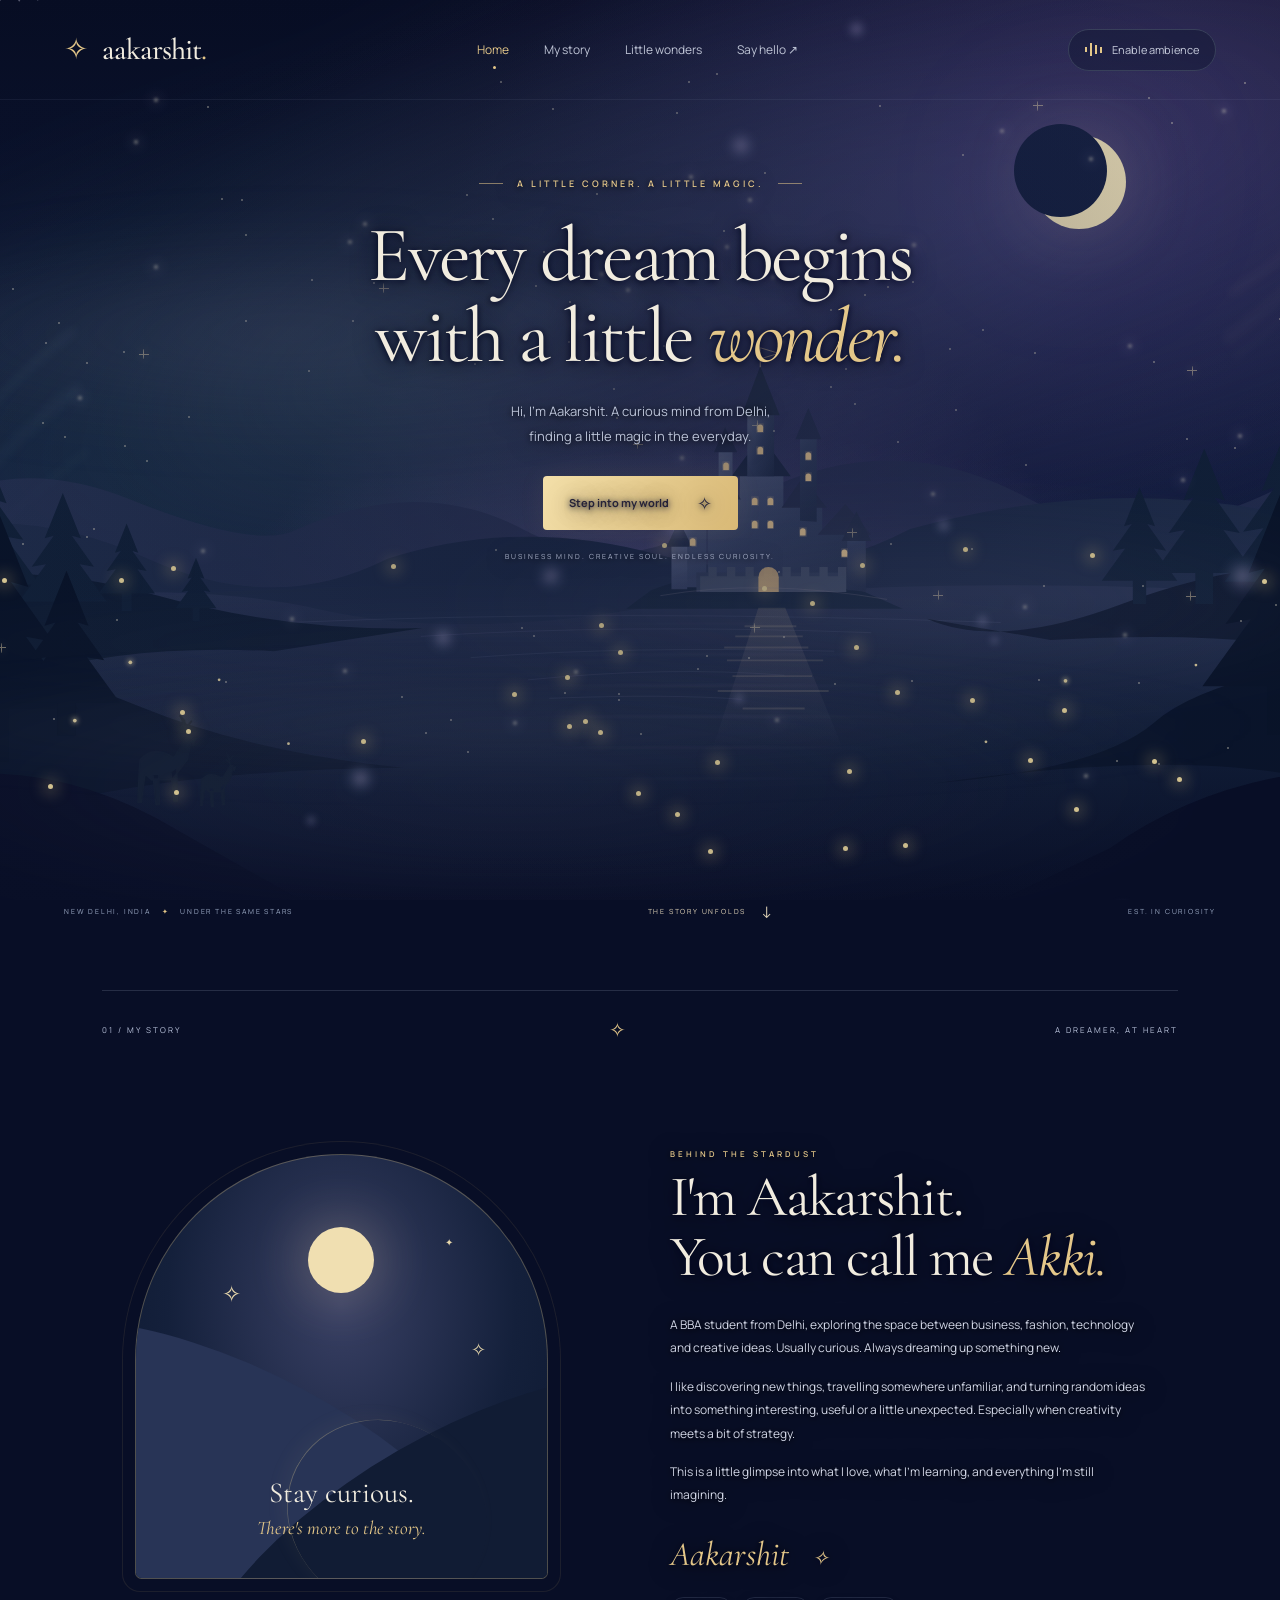
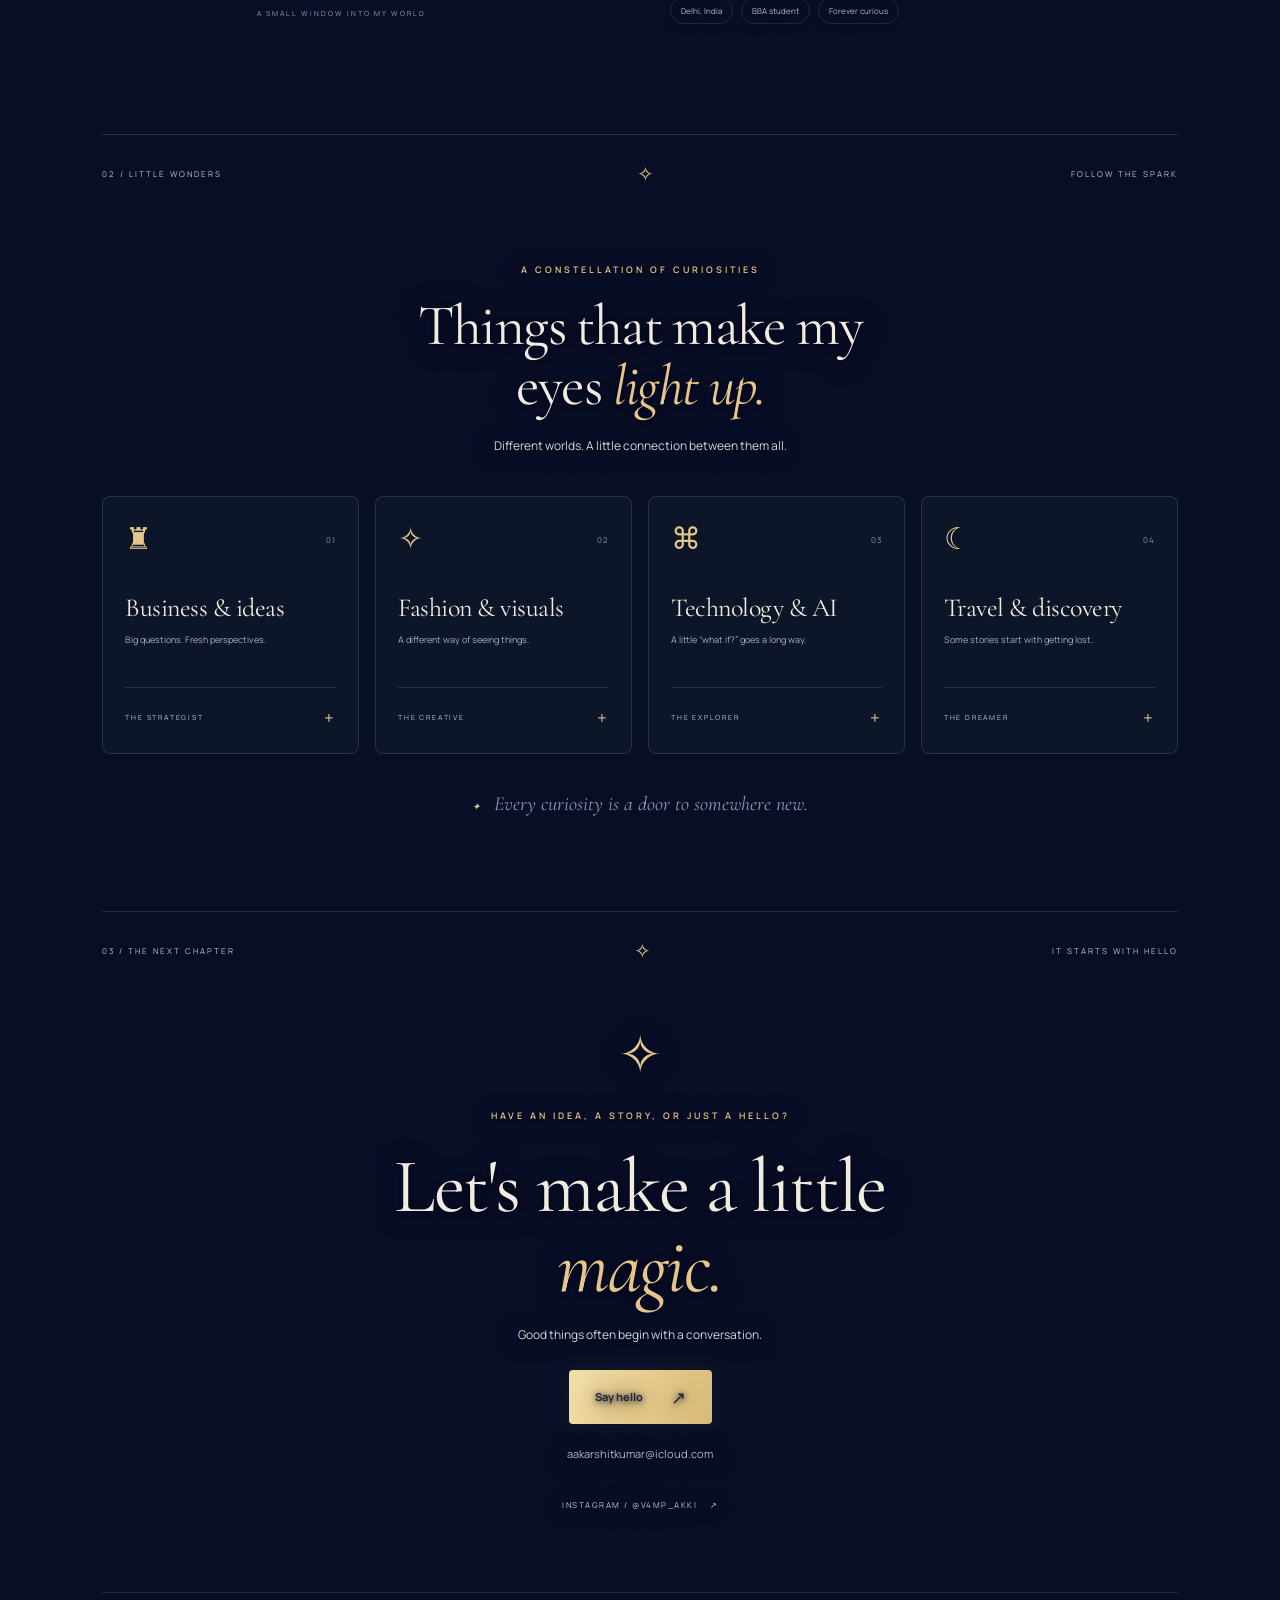
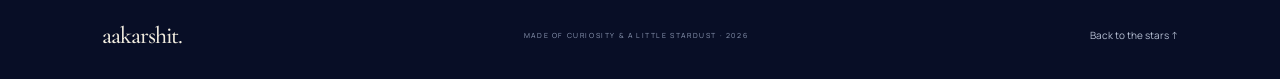
<file: index.html>
<!doctype html>
<html lang="en">
<head>
  <meta charset="utf-8">
  <meta name="viewport" content="width=device-width, initial-scale=1">
  <meta name="theme-color" content="#080e26">
  <meta name="description" content="Aakarshit Kumar — a dreamer from Delhi, exploring business, fashion, technology and the little wonders in between.">
  <title>Aakarshit · A little world of wonder</title>
  <link rel="icon" href="assets/star.svg" type="image/svg+xml">
  <link rel="preconnect" href="https://fonts.googleapis.com">
  <link rel="preconnect" href="https://fonts.gstatic.com" crossorigin>
  <link href="https://fonts.googleapis.com/css2?family=Cormorant+Garamond:ital,wght@0,400;0,500;0,600;1,400;1,500&family=Manrope:wght@400;500;600;700&display=swap" rel="stylesheet">
  <link rel="stylesheet" href="style.css">
  <script src="script.js" defer></script>
</head>
<body>
  <a class="skip-link" href="#main">Skip to content</a>
  <header class="topbar">
    <a class="wordmark" href="#home" aria-label="Aakarshit, home"><span aria-hidden="true">✧</span> aakarshit<span class="wordmark-dot">.</span></a>
    <nav aria-label="Main navigation">
      <a href="#home" aria-current="location">Home</a><a href="#about">My story</a><a href="#interests">Little wonders</a><a href="#contact">Say hello <span aria-hidden="true">↗</span></a>
    </nav>
    <button class="sound-button" id="musicToggle" type="button" aria-pressed="false"><span class="sound-bars" aria-hidden="true"><i></i><i></i><i></i><i></i></span><span id="soundLabel">Enable ambience</span></button>
  </header>
  <div class="night-scene" aria-hidden="true">      <div class="stars" aria-hidden="true"></div>
      <div class="shooting-star" aria-hidden="true"></div>
      <div class="moon" aria-hidden="true"></div>
      <img class="landscape" src="assets/night-kingdom.svg" alt="" width="1600" height="720"><div class="aurora"></div><div class="mist mist-one"></div><div class="mist mist-two"></div>
<svg class="wildlife" viewBox="0 0 1600 720" preserveAspectRatio="none"><defs><g id="deer"><path d="M0 38Q18 24 47 36L65 17 72 18 66 37 53 48 45 55H16L7 50 2 75H-3L-1 46ZM18 51 22 77H27L26 51M43 49 47 74H52L51 45M66 20 62 3 55-2M63 10 72 3M64 14 55 8" fill="currentColor" stroke="currentColor" stroke-width="2"/><path d="m69 20 11-3-6 10" fill="currentColor"/></g></defs><g class="deer-family" fill="#111d32" color="#111d32"><use href="#deer" transform="translate(175 574) scale(.9)"/><use href="#deer" transform="translate(252 603) scale(.55)"/></g><g class="owl-flight" fill="none" stroke="#b7b8cf" stroke-width="2" opacity=".5"><path d="M0 0Q12-12 24 0Q36-12 48 0"/><path d="M-50 22Q-41 13-32 22Q-23 13-14 22"/></g></svg>
<div class="fireflies"></div><div class="dream-cloud cloud-one"></div><div class="dream-cloud cloud-two"></div><div class="dream-cloud cloud-three"></div><div class="dream-orbs"></div><svg class="light-ribbons" viewBox="0 0 1600 900" preserveAspectRatio="none"><defs><linearGradient id="ribbon-glow"><stop stop-color="#90e9da" stop-opacity="0"/><stop offset=".5" stop-color="#c6b4ff" stop-opacity=".6"/><stop offset="1" stop-color="#f2d393" stop-opacity="0"/></linearGradient></defs><path d="M-200 650 Q300 80 850 340 T1800 100"/><path d="M-200 700 Q350 150 850 390 T1800 140"/><path d="M-200 600 Q250 40 850 280 T1800 70"/></svg><div class="lake-shimmer"></div></div>
  <main id="main">
    <section class="hero" id="home" aria-labelledby="hero-title">
      <div class="hero-content">
        <p class="eyebrow"><span></span> A LITTLE CORNER. A LITTLE MAGIC. <span></span></p>
        <h1 id="hero-title">Every dream begins<br>with a little <em>wonder.</em></h1>
        <p class="hero-intro">Hi, I'm Aakarshit. A curious mind from Delhi,<br>finding a little magic in the everyday.</p>
        <a class="button primary" href="#about">Step into my world <span aria-hidden="true">✧</span></a>
        <span class="hero-caption">BUSINESS MIND. CREATIVE SOUL. ENDLESS CURIOSITY.</span>
      </div>

      <div class="hero-bottom"><span>NEW DELHI, INDIA <span class="tiny-star">✦</span> UNDER THE SAME STARS</span><a href="#about">THE STORY UNFOLDS <span aria-hidden="true">↓</span></a><span>EST. IN CURIOSITY</span></div>
    </section>
    <section class="about section-wrap" id="about" aria-labelledby="about-title">
      <div class="chapter"><span>01 / MY STORY</span><span aria-hidden="true">✧</span><span>A DREAMER, AT HEART</span></div>
      <div class="about-grid">
        <div class="story-art" aria-hidden="true"><div class="story-frame"><span class="art-star s1">✧</span><span class="art-star s2">✦</span><span class="art-star s3">✧</span><div class="small-moon"></div><div class="art-hill hill-back"></div><div class="art-hill hill-front"></div><div class="art-path"></div><span class="art-quote">Stay curious.<br><em>There's more to the story.</em></span></div><span class="art-note">A SMALL WINDOW INTO MY WORLD</span></div>
        <div class="about-copy"><p class="eyebrow">BEHIND THE STARDUST</p><h2 id="about-title">I'm Aakarshit.<br>You can call me <em>Akki.</em></h2><p>A BBA student from Delhi, exploring the space between business, fashion, technology and creative ideas. Usually curious. Always dreaming up something new.</p><p>I like discovering new things, travelling somewhere unfamiliar, and turning random ideas into something interesting, useful or a little unexpected. Especially when creativity meets a bit of strategy.</p><p>This is a little glimpse into what I love, what I'm learning, and everything I'm still imagining.</p><div class="signature">Aakarshit <span aria-hidden="true">✧</span></div><div class="story-tags"><span>Delhi, India</span><span>BBA student</span><span>Forever curious</span></div></div>
      </div>
    </section>
    <section class="interests section-wrap" id="interests" aria-labelledby="interests-title">
      <div class="chapter"><span>02 / LITTLE WONDERS</span><span aria-hidden="true">✧</span><span>FOLLOW THE SPARK</span></div>
      <div class="section-heading"><p class="eyebrow">A CONSTELLATION OF CURIOSITIES</p><h2 id="interests-title">Things that make my<br>eyes <em>light up.</em></h2><p>Different worlds. A little connection between them all.</p></div>
      <div class="interest-grid">
        <details class="interest-card"><summary><span class="card-top"><span class="card-icon">♜</span><span>01</span></span><h3>Business & ideas</h3><p>Big questions. Fresh perspectives.</p><span class="card-bottom">THE STRATEGIST <span class="expand">+</span></span></summary><p class="card-detail">The way a small idea becomes something real. I'm curious about brands, business and the strategy that brings creative thinking to life.</p></details>
        <details class="interest-card"><summary><span class="card-top"><span class="card-icon">✧</span><span>02</span></span><h3>Fashion & visuals</h3><p>A different way of seeing things.</p><span class="card-bottom">THE CREATIVE <span class="expand">+</span></span></summary><p class="card-detail">Personal style, visual culture, and the details that make something feel different. A mood, a colour, a whole new perspective.</p></details>
        <details class="interest-card"><summary><span class="card-top"><span class="card-icon">⌘</span><span>03</span></span><h3>Technology & AI</h3><p>A little “what if?” goes a long way.</p><span class="card-bottom">THE EXPLORER <span class="expand">+</span></span></summary><p class="card-detail">Experimenting with websites, new tools and AI. I enjoy exploring what technology makes possible, especially when it opens a door to a creative idea.</p></details>
        <details class="interest-card"><summary><span class="card-top"><span class="card-icon">☾</span><span>04</span></span><h3>Travel & discovery</h3><p>Some stories start with getting lost.</p><span class="card-bottom">THE DREAMER <span class="expand">+</span></span></summary><p class="card-detail">New places, unexpected details and a change of scenery. Travelling reminds me how much there is to discover beyond the familiar.</p></details>
      </div>
      <p class="interest-hint"><span aria-hidden="true">✦</span> Every curiosity is a door to somewhere new.</p>
    </section>
    <section class="contact section-wrap" id="contact" aria-labelledby="contact-title">
      <div class="chapter"><span>03 / THE NEXT CHAPTER</span><span aria-hidden="true">✧</span><span>IT STARTS WITH HELLO</span></div>
      <div class="contact-content"><span class="contact-star" aria-hidden="true">✧</span><p class="eyebrow">HAVE AN IDEA, A STORY, OR JUST A HELLO?</p><h2 id="contact-title">Let's make a little<br><em>magic.</em></h2><p>Good things often begin with a conversation.</p><a class="button primary" href="mailto:aakarshitkumar@icloud.com">Say hello <span aria-hidden="true">↗</span></a><a class="email-link" href="mailto:aakarshitkumar@icloud.com">aakarshitkumar@icloud.com</a><a class="social-link" href="https://www.instagram.com/v4mp_akki/" target="_blank" rel="noopener noreferrer">INSTAGRAM / @V4MP_AKKI <span aria-hidden="true">↗</span></a></div>
      <footer><a class="wordmark" href="#home">aakarshit.</a><span>MADE OF CURIOSITY & A LITTLE STARDUST · 2026</span><a href="#home">Back to the stars ↑</a></footer>
    </section>
  </main>
  <p class="sr-only" id="audioStatus" role="status"></p>
  <audio id="bgMusic" loop autoplay preload="auto" src="assets/beautiful-zen-sounds.mp3"></audio>
</body>
</html>
</file>
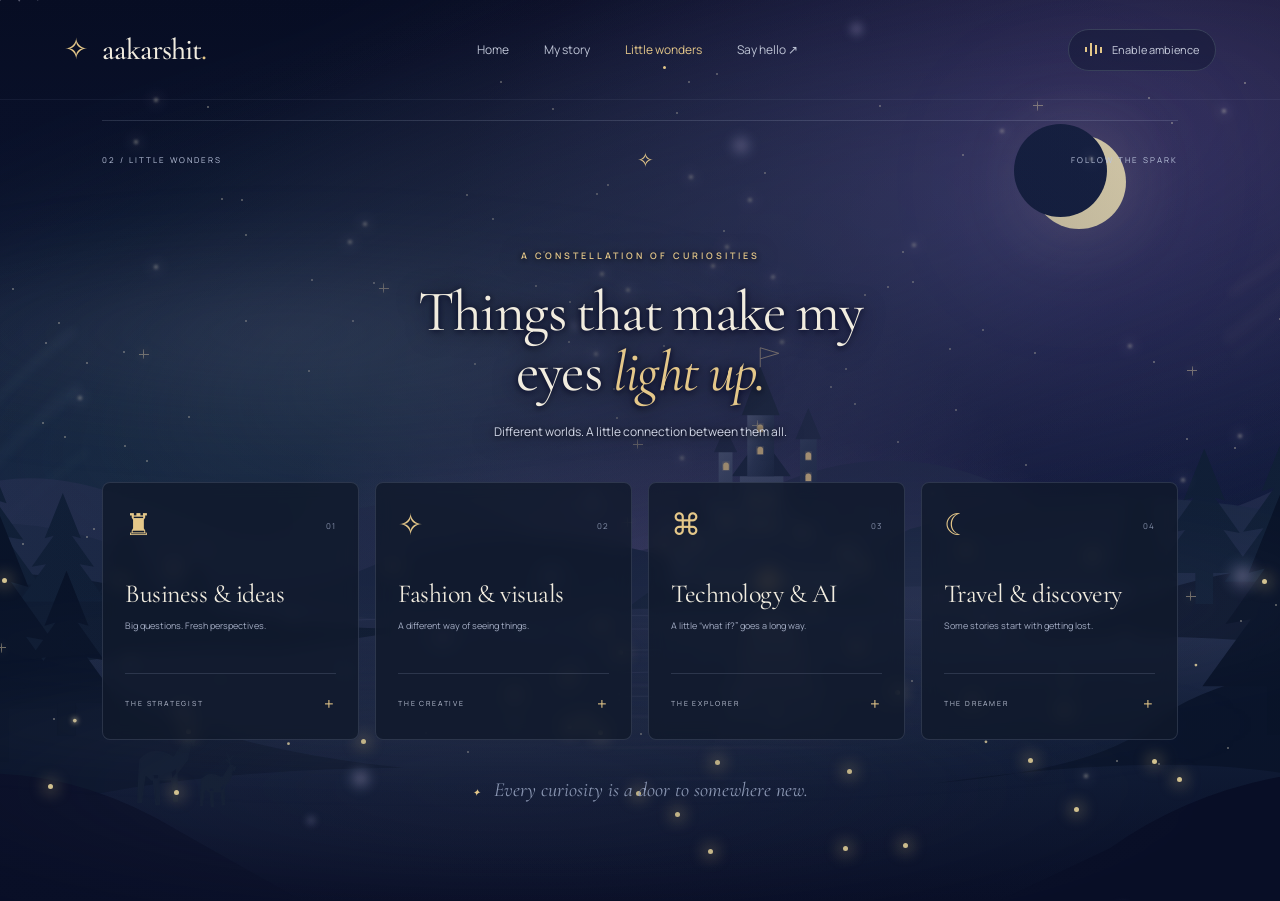
<file: little-wonders.html>
<!doctype html>
<html lang="en">
<head>
  <meta charset="utf-8">
  <meta name="viewport" content="width=device-width, initial-scale=1">
  <meta name="theme-color" content="#080e26">
  <meta name="description" content="Aakarshit Kumar — a dreamer from Delhi, exploring business, fashion, technology and the little wonders in between.">
  <title>Little wonders · Aakarshit</title>
  <link rel="icon" href="assets/star.svg" type="image/svg+xml">
  <link rel="preconnect" href="https://fonts.googleapis.com">
  <link rel="preconnect" href="https://fonts.gstatic.com" crossorigin>
  <link href="https://fonts.googleapis.com/css2?family=Cormorant+Garamond:ital,wght@0,400;0,500;0,600;1,400;1,500&family=Manrope:wght@400;500;600;700&display=swap" rel="stylesheet">
  <link rel="stylesheet" href="style.css">
  <script src="script.js" defer></script>
</head>
<body class="inner-page">
  <a class="skip-link" href="#main">Skip to content</a>
  <header class="topbar">
    <a class="wordmark" href="index.html" aria-label="Aakarshit, home"><span aria-hidden="true">✧</span> aakarshit<span class="wordmark-dot">.</span></a>
    <nav aria-label="Main navigation">
      <a href="index.html" >Home</a><a href="my-story.html">My story</a><a aria-current="page" href="little-wonders.html">Little wonders</a><a href="say-hello.html">Say hello <span aria-hidden="true">↗</span></a>
    </nav>
    <button class="sound-button" id="musicToggle" type="button" aria-pressed="false"><span class="sound-bars" aria-hidden="true"><i></i><i></i><i></i><i></i></span><span id="soundLabel">Enable ambience</span></button>
  </header>
  <div class="night-scene" aria-hidden="true">      <div class="stars" aria-hidden="true"></div>
      <div class="shooting-star" aria-hidden="true"></div>
      <div class="moon" aria-hidden="true"></div>
      <img class="landscape" src="assets/night-kingdom.svg" alt="" width="1600" height="720"><div class="aurora"></div><div class="mist mist-one"></div><div class="mist mist-two"></div>
<svg class="wildlife" viewBox="0 0 1600 720" preserveAspectRatio="none"><defs><g id="deer"><path d="M0 38Q18 24 47 36L65 17 72 18 66 37 53 48 45 55H16L7 50 2 75H-3L-1 46ZM18 51 22 77H27L26 51M43 49 47 74H52L51 45M66 20 62 3 55-2M63 10 72 3M64 14 55 8" fill="currentColor" stroke="currentColor" stroke-width="2"/><path d="m69 20 11-3-6 10" fill="currentColor"/></g></defs><g class="deer-family" fill="#111d32" color="#111d32"><use href="#deer" transform="translate(175 574) scale(.9)"/><use href="#deer" transform="translate(252 603) scale(.55)"/></g><g class="owl-flight" fill="none" stroke="#b7b8cf" stroke-width="2" opacity=".5"><path d="M0 0Q12-12 24 0Q36-12 48 0"/><path d="M-50 22Q-41 13-32 22Q-23 13-14 22"/></g></svg>
<div class="fireflies"></div><div class="dream-cloud cloud-one"></div><div class="dream-cloud cloud-two"></div><div class="dream-cloud cloud-three"></div><div class="dream-orbs"></div><svg class="light-ribbons" viewBox="0 0 1600 900" preserveAspectRatio="none"><defs><linearGradient id="ribbon-glow"><stop stop-color="#90e9da" stop-opacity="0"/><stop offset=".5" stop-color="#c6b4ff" stop-opacity=".6"/><stop offset="1" stop-color="#f2d393" stop-opacity="0"/></linearGradient></defs><path d="M-200 650 Q300 80 850 340 T1800 100"/><path d="M-200 700 Q350 150 850 390 T1800 140"/><path d="M-200 600 Q250 40 850 280 T1800 70"/></svg><div class="lake-shimmer"></div></div>
  <main id="main">
    <section class="interests section-wrap" id="interests" aria-labelledby="interests-title">
      <div class="chapter"><span>02 / LITTLE WONDERS</span><span aria-hidden="true">✧</span><span>FOLLOW THE SPARK</span></div>
      <div class="section-heading"><p class="eyebrow">A CONSTELLATION OF CURIOSITIES</p><h1 class="page-title" id="interests-title">Things that make my<br>eyes <em>light up.</em></h1><p>Different worlds. A little connection between them all.</p></div>
      <div class="interest-grid">
        <details class="interest-card"><summary><span class="card-top"><span class="card-icon">♜</span><span>01</span></span><h3>Business & ideas</h3><p>Big questions. Fresh perspectives.</p><span class="card-bottom">THE STRATEGIST <span class="expand">+</span></span></summary><p class="card-detail">The way a small idea becomes something real. I'm curious about brands, business and the strategy that brings creative thinking to life.</p></details>
        <details class="interest-card"><summary><span class="card-top"><span class="card-icon">✧</span><span>02</span></span><h3>Fashion & visuals</h3><p>A different way of seeing things.</p><span class="card-bottom">THE CREATIVE <span class="expand">+</span></span></summary><p class="card-detail">Personal style, visual culture, and the details that make something feel different. A mood, a colour, a whole new perspective.</p></details>
        <details class="interest-card"><summary><span class="card-top"><span class="card-icon">⌘</span><span>03</span></span><h3>Technology & AI</h3><p>A little “what if?” goes a long way.</p><span class="card-bottom">THE EXPLORER <span class="expand">+</span></span></summary><p class="card-detail">Experimenting with websites, new tools and AI. I enjoy exploring what technology makes possible, especially when it opens a door to a creative idea.</p></details>
        <details class="interest-card"><summary><span class="card-top"><span class="card-icon">☾</span><span>04</span></span><h3>Travel & discovery</h3><p>Some stories start with getting lost.</p><span class="card-bottom">THE DREAMER <span class="expand">+</span></span></summary><p class="card-detail">New places, unexpected details and a change of scenery. Travelling reminds me how much there is to discover beyond the familiar.</p></details>
      </div>
      <p class="interest-hint"><span aria-hidden="true">✦</span> Every curiosity is a door to somewhere new.</p>
    </section>
  </main>
  <p class="sr-only" id="audioStatus" role="status"></p>
  <audio id="bgMusic" loop autoplay preload="auto" src="assets/beautiful-zen-sounds.mp3"></audio>
</body>
</html>
</file>
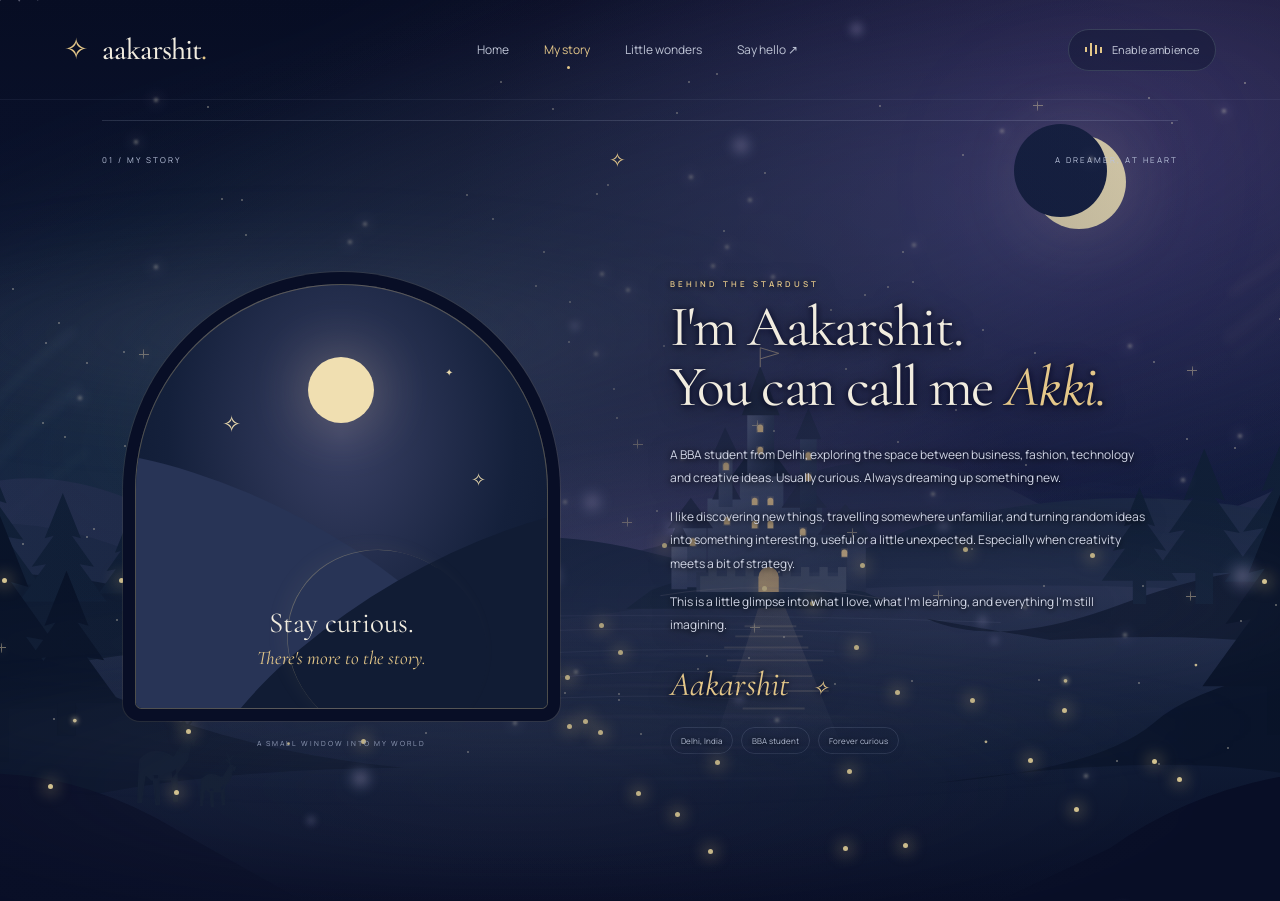
<file: my-story.html>
<!doctype html>
<html lang="en">
<head>
  <meta charset="utf-8">
  <meta name="viewport" content="width=device-width, initial-scale=1">
  <meta name="theme-color" content="#080e26">
  <meta name="description" content="Aakarshit Kumar — a dreamer from Delhi, exploring business, fashion, technology and the little wonders in between.">
  <title>My story · Aakarshit</title>
  <link rel="icon" href="assets/star.svg" type="image/svg+xml">
  <link rel="preconnect" href="https://fonts.googleapis.com">
  <link rel="preconnect" href="https://fonts.gstatic.com" crossorigin>
  <link href="https://fonts.googleapis.com/css2?family=Cormorant+Garamond:ital,wght@0,400;0,500;0,600;1,400;1,500&family=Manrope:wght@400;500;600;700&display=swap" rel="stylesheet">
  <link rel="stylesheet" href="style.css">
  <script src="script.js" defer></script>
</head>
<body class="inner-page">
  <a class="skip-link" href="#main">Skip to content</a>
  <header class="topbar">
    <a class="wordmark" href="index.html" aria-label="Aakarshit, home"><span aria-hidden="true">✧</span> aakarshit<span class="wordmark-dot">.</span></a>
    <nav aria-label="Main navigation">
      <a href="index.html" >Home</a><a aria-current="page" href="my-story.html">My story</a><a href="little-wonders.html">Little wonders</a><a href="say-hello.html">Say hello <span aria-hidden="true">↗</span></a>
    </nav>
    <button class="sound-button" id="musicToggle" type="button" aria-pressed="false"><span class="sound-bars" aria-hidden="true"><i></i><i></i><i></i><i></i></span><span id="soundLabel">Enable ambience</span></button>
  </header>
  <div class="night-scene" aria-hidden="true">      <div class="stars" aria-hidden="true"></div>
      <div class="shooting-star" aria-hidden="true"></div>
      <div class="moon" aria-hidden="true"></div>
      <img class="landscape" src="assets/night-kingdom.svg" alt="" width="1600" height="720"><div class="aurora"></div><div class="mist mist-one"></div><div class="mist mist-two"></div>
<svg class="wildlife" viewBox="0 0 1600 720" preserveAspectRatio="none"><defs><g id="deer"><path d="M0 38Q18 24 47 36L65 17 72 18 66 37 53 48 45 55H16L7 50 2 75H-3L-1 46ZM18 51 22 77H27L26 51M43 49 47 74H52L51 45M66 20 62 3 55-2M63 10 72 3M64 14 55 8" fill="currentColor" stroke="currentColor" stroke-width="2"/><path d="m69 20 11-3-6 10" fill="currentColor"/></g></defs><g class="deer-family" fill="#111d32" color="#111d32"><use href="#deer" transform="translate(175 574) scale(.9)"/><use href="#deer" transform="translate(252 603) scale(.55)"/></g><g class="owl-flight" fill="none" stroke="#b7b8cf" stroke-width="2" opacity=".5"><path d="M0 0Q12-12 24 0Q36-12 48 0"/><path d="M-50 22Q-41 13-32 22Q-23 13-14 22"/></g></svg>
<div class="fireflies"></div><div class="dream-cloud cloud-one"></div><div class="dream-cloud cloud-two"></div><div class="dream-cloud cloud-three"></div><div class="dream-orbs"></div><svg class="light-ribbons" viewBox="0 0 1600 900" preserveAspectRatio="none"><defs><linearGradient id="ribbon-glow"><stop stop-color="#90e9da" stop-opacity="0"/><stop offset=".5" stop-color="#c6b4ff" stop-opacity=".6"/><stop offset="1" stop-color="#f2d393" stop-opacity="0"/></linearGradient></defs><path d="M-200 650 Q300 80 850 340 T1800 100"/><path d="M-200 700 Q350 150 850 390 T1800 140"/><path d="M-200 600 Q250 40 850 280 T1800 70"/></svg><div class="lake-shimmer"></div></div>
  <main id="main">
    <section class="about section-wrap" id="about" aria-labelledby="about-title">
      <div class="chapter"><span>01 / MY STORY</span><span aria-hidden="true">✧</span><span>A DREAMER, AT HEART</span></div>
      <div class="about-grid">
        <div class="story-art" aria-hidden="true"><div class="story-frame"><span class="art-star s1">✧</span><span class="art-star s2">✦</span><span class="art-star s3">✧</span><div class="small-moon"></div><div class="art-hill hill-back"></div><div class="art-hill hill-front"></div><div class="art-path"></div><span class="art-quote">Stay curious.<br><em>There's more to the story.</em></span></div><span class="art-note">A SMALL WINDOW INTO MY WORLD</span></div>
        <div class="about-copy"><p class="eyebrow">BEHIND THE STARDUST</p><h1 class="page-title" id="about-title">I'm Aakarshit.<br>You can call me <em>Akki.</em></h1><p>A BBA student from Delhi, exploring the space between business, fashion, technology and creative ideas. Usually curious. Always dreaming up something new.</p><p>I like discovering new things, travelling somewhere unfamiliar, and turning random ideas into something interesting, useful or a little unexpected. Especially when creativity meets a bit of strategy.</p><p>This is a little glimpse into what I love, what I'm learning, and everything I'm still imagining.</p><div class="signature">Aakarshit <span aria-hidden="true">✧</span></div><div class="story-tags"><span>Delhi, India</span><span>BBA student</span><span>Forever curious</span></div></div>
      </div>
    </section>
  </main>
  <p class="sr-only" id="audioStatus" role="status"></p>
  <audio id="bgMusic" loop autoplay preload="auto" src="assets/beautiful-zen-sounds.mp3"></audio>
</body>
</html>
</file>
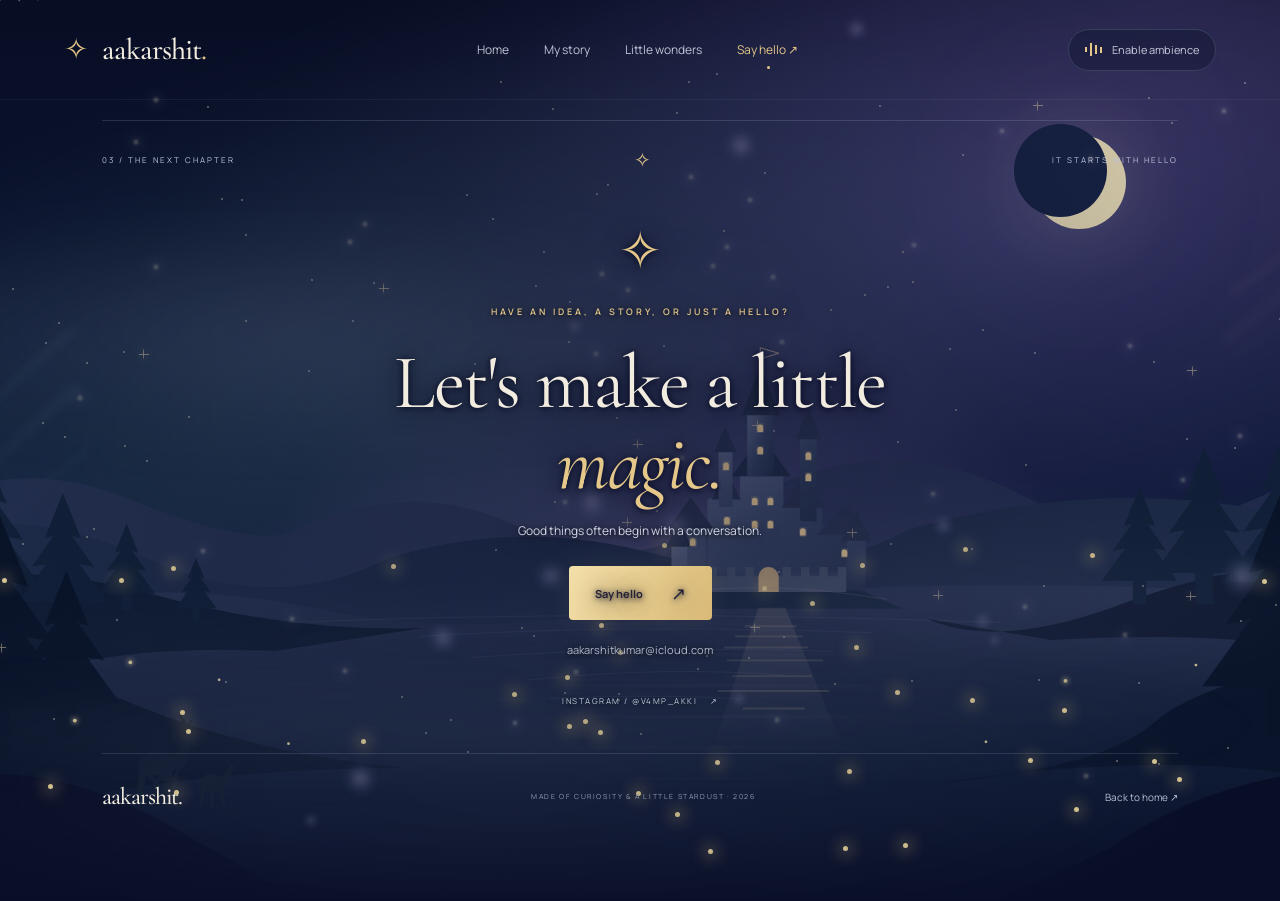
<file: say-hello.html>
<!doctype html>
<html lang="en">
<head>
  <meta charset="utf-8">
  <meta name="viewport" content="width=device-width, initial-scale=1">
  <meta name="theme-color" content="#080e26">
  <meta name="description" content="Aakarshit Kumar — a dreamer from Delhi, exploring business, fashion, technology and the little wonders in between.">
  <title>Say hello · Aakarshit</title>
  <link rel="icon" href="assets/star.svg" type="image/svg+xml">
  <link rel="preconnect" href="https://fonts.googleapis.com">
  <link rel="preconnect" href="https://fonts.gstatic.com" crossorigin>
  <link href="https://fonts.googleapis.com/css2?family=Cormorant+Garamond:ital,wght@0,400;0,500;0,600;1,400;1,500&family=Manrope:wght@400;500;600;700&display=swap" rel="stylesheet">
  <link rel="stylesheet" href="style.css">
  <script src="script.js" defer></script>
</head>
<body class="inner-page">
  <a class="skip-link" href="#main">Skip to content</a>
  <header class="topbar">
    <a class="wordmark" href="index.html" aria-label="Aakarshit, home"><span aria-hidden="true">✧</span> aakarshit<span class="wordmark-dot">.</span></a>
    <nav aria-label="Main navigation">
      <a href="index.html" >Home</a><a href="my-story.html">My story</a><a href="little-wonders.html">Little wonders</a><a aria-current="page" href="say-hello.html">Say hello <span aria-hidden="true">↗</span></a>
    </nav>
    <button class="sound-button" id="musicToggle" type="button" aria-pressed="false"><span class="sound-bars" aria-hidden="true"><i></i><i></i><i></i><i></i></span><span id="soundLabel">Enable ambience</span></button>
  </header>
  <div class="night-scene" aria-hidden="true">      <div class="stars" aria-hidden="true"></div>
      <div class="shooting-star" aria-hidden="true"></div>
      <div class="moon" aria-hidden="true"></div>
      <img class="landscape" src="assets/night-kingdom.svg" alt="" width="1600" height="720"><div class="aurora"></div><div class="mist mist-one"></div><div class="mist mist-two"></div>
<svg class="wildlife" viewBox="0 0 1600 720" preserveAspectRatio="none"><defs><g id="deer"><path d="M0 38Q18 24 47 36L65 17 72 18 66 37 53 48 45 55H16L7 50 2 75H-3L-1 46ZM18 51 22 77H27L26 51M43 49 47 74H52L51 45M66 20 62 3 55-2M63 10 72 3M64 14 55 8" fill="currentColor" stroke="currentColor" stroke-width="2"/><path d="m69 20 11-3-6 10" fill="currentColor"/></g></defs><g class="deer-family" fill="#111d32" color="#111d32"><use href="#deer" transform="translate(175 574) scale(.9)"/><use href="#deer" transform="translate(252 603) scale(.55)"/></g><g class="owl-flight" fill="none" stroke="#b7b8cf" stroke-width="2" opacity=".5"><path d="M0 0Q12-12 24 0Q36-12 48 0"/><path d="M-50 22Q-41 13-32 22Q-23 13-14 22"/></g></svg>
<div class="fireflies"></div><div class="dream-cloud cloud-one"></div><div class="dream-cloud cloud-two"></div><div class="dream-cloud cloud-three"></div><div class="dream-orbs"></div><svg class="light-ribbons" viewBox="0 0 1600 900" preserveAspectRatio="none"><defs><linearGradient id="ribbon-glow"><stop stop-color="#90e9da" stop-opacity="0"/><stop offset=".5" stop-color="#c6b4ff" stop-opacity=".6"/><stop offset="1" stop-color="#f2d393" stop-opacity="0"/></linearGradient></defs><path d="M-200 650 Q300 80 850 340 T1800 100"/><path d="M-200 700 Q350 150 850 390 T1800 140"/><path d="M-200 600 Q250 40 850 280 T1800 70"/></svg><div class="lake-shimmer"></div></div>
  <main id="main">
    <section class="contact section-wrap" id="contact" aria-labelledby="contact-title">
      <div class="chapter"><span>03 / THE NEXT CHAPTER</span><span aria-hidden="true">✧</span><span>IT STARTS WITH HELLO</span></div>
      <div class="contact-content"><span class="contact-star" aria-hidden="true">✧</span><p class="eyebrow">HAVE AN IDEA, A STORY, OR JUST A HELLO?</p><h1 class="page-title" id="contact-title">Let's make a little<br><em>magic.</em></h1><p>Good things often begin with a conversation.</p><a class="button primary" href="mailto:aakarshitkumar@icloud.com">Say hello <span aria-hidden="true">↗</span></a><a class="email-link" href="mailto:aakarshitkumar@icloud.com">aakarshitkumar@icloud.com</a><a class="social-link" href="https://www.instagram.com/v4mp_akki/" target="_blank" rel="noopener noreferrer">INSTAGRAM / @V4MP_AKKI <span aria-hidden="true">↗</span></a></div>
      <footer><a class="wordmark" href="index.html">aakarshit.</a><span>MADE OF CURIOSITY & A LITTLE STARDUST · 2026</span><a href="index.html">Back to home ↗</a></footer>
    </section>
  </main>
  <p class="sr-only" id="audioStatus" role="status"></p>
  <audio id="bgMusic" loop autoplay preload="auto" src="assets/beautiful-zen-sounds.mp3"></audio>
</body>
</html>
</file>
<file: style.css>
:root {
  --night:#080e26;
  --ink:#f1ecdf;
  --muted:#a5aec5;
  --gold:#e4c789;
  --line:rgba(182,191,224,.16);
  --serif:'Cormorant Garamond',Georgia,serif;
  --sans:'Manrope',Arial,sans-serif}
* {
  box-sizing:border-box}
html {
  scroll-behavior:smooth;
  scroll-padding-top:100px}
body {
  margin:0;
  background:var(--night);
  color:var(--ink);
  font-family:var(--sans);
  font-size:14px;
  -webkit-font-smoothing:antialiased}
a {
  color:inherit;
  text-decoration:none}
button {
  font:inherit}
button,a,summary {
  -webkit-tap-highlight-color:transparent}
a:focus-visible,button:focus-visible,summary:focus-visible {
  outline:2px solid var(--gold);
  outline-offset:6px}
::selection {
  background:#776691;
  color:white}
.skip-link {
  position:fixed;
  top:-100px;
  left:20px;
  z-index:99;
  background:var(--gold);
  color:var(--night);
  padding:15px}
.skip-link:focus {
  top:12px}
.sr-only {
  position:absolute;
  width:1px;
  height:1px;
  overflow:hidden;
  clip:rect(0,0,0,0);
  white-space:nowrap}
.topbar {
  height:100px;
  padding:0 5%;
  display:flex;
  align-items:center;
  justify-content:space-between;
  position:absolute;
  top:0;
  left:0;
  width:100%;
  z-index:10;
  border-bottom:1px solid rgba(180,190,229,.07)}
.wordmark {
  font:500 30px var(--serif);
  letter-spacing:-1px;
  white-space:nowrap}
.wordmark>span:first-child {
  font-size:29px;
  color:var(--gold);
  margin-right:9px}
.wordmark .wordmark-dot {
  color:var(--gold)}
nav {
  display:flex;
  gap:35px}
nav a {
  font-size:12px;
  color:#bec4d5;
  position:relative;
  padding:12px 0}
nav a:hover,nav a[aria-current] {
  color:var(--gold)}
nav a[aria-current]:after {
  content:'';
  width:3px;
  height:3px;
  background:var(--gold);
  position:absolute;
  bottom:1px;
  left:50%;
  border-radius:50%}
.sound-button {
  display:flex;
  align-items:center;
  gap:10px;
  border:1px solid #38405a;
  border-radius:30px;
  background:rgba(11,18,43,.4);
  color:#c8cddd;
  padding:11px 16px;
  font-size:11px;
  cursor:pointer;
  min-height:42px}
.sound-button:hover {
  border-color:var(--gold)}
.sound-bars {
  display:flex;
  gap:3px;
  align-items:center;
  height:14px}
.sound-bars i {
  height:5px;
  width:2px;
  background:var(--gold)}
.sound-bars i:nth-child(2) {
  height:13px}
.sound-bars i:nth-child(3) {
  height:9px}
.sound-bars i:nth-child(4) {
  height:6px}
.is-on .sound-bars i {
  animation:sound 1s ease-in-out infinite alternate}
.is-on .sound-bars i:nth-child(2) {
  animation-delay:-.3s}
.is-on .sound-bars i:nth-child(3) {
  animation-delay:-.7s}
.hero {
  position:relative;
  min-height:950px;
  height:100svh;
  max-height:1150px;
  isolation:isolate;
  overflow:hidden;
  background:radial-gradient(ellipse at 52% 81%,#454171 0,transparent 46%),radial-gradient(ellipse at 80% 26%,#1d2953 0,transparent 40%),linear-gradient(#070d23,#101b3d 62%,#151d3a)}
.hero-content {
  position:relative;
  z-index:3;
  text-align:center;
  padding:177px 20px 0;
  pointer-events:none}
.hero-content a {
  pointer-events:auto}
.eyebrow {
  font-size:9px;
  letter-spacing:3px;
  font-weight:600;
  color:var(--gold);
  display:flex;
  align-items:center;
  justify-content:center;
  gap:14px}
.eyebrow>span {
  display:inline-block;
  width:24px;
  height:1px;
  background:var(--gold);
  opacity:.55}
h1,:is(h2,.page-title),h3,p {
  margin-top:0}
h1 {
  font:400 clamp(60px,6.1vw,96px)/1.04 var(--serif);
  letter-spacing:-2.7px;
  margin:25px 0 22px}
h1 em,:is(h2,.page-title) em {
  font-weight:400;
  color:var(--gold)}
.hero-intro {
  font-size:13px;
  line-height:1.9;
  color:#bbc3d7;
  margin-bottom:27px}
.button {
  display:inline-flex;
  align-items:center;
  justify-content:center;
  gap:28px;
  padding:15px 26px;
  border-radius:4px;
  font-size:11px;
  font-weight:700;
  min-height:48px;
  transition:transform .2s,box-shadow .2s}
.primary {
  background:linear-gradient(115deg,#f3dfa9,#d9b976);
  color:#252238;
  box-shadow:0 0 28px #edc88012}
.button:hover {
  transform:translateY(-3px);
  box-shadow:0 5px 35px #edc88030}
.button span {
  font-size:18px;
  font-weight:400}
.hero-caption {
  display:block;
  font-size:7px;
  letter-spacing:2px;
  color:#a8b0c8;
  margin-top:22px}
.moon {
  position:absolute;
  right:15.5%;
  top:151px;
  width:65px;
  height:65px;
  border-radius:50%;
  background:#f6e8be;
  box-shadow:0 0 35px #ffecba22,0 0 100px #f5db9630;
  z-index:1}
.moon:after {
  content:'';
  position:absolute;
  width:64px;
  height:64px;
  left:-13px;
  top:-8px;
  background:#182345;
  border-radius:50%}
.stars {
  position:absolute;
  inset:0;
  z-index:1}
.star {
  position:absolute;
  width:2px;
  height:2px;
  background:#eee6ce;
  border-radius:50%;
  opacity:.5;
  animation:twinkle var(--duration) ease-in-out infinite alternate;
  animation-delay:var(--delay)}
.star.large {
  width:3px;
  height:3px;
  box-shadow:0 0 8px #dfd0ff}
.star.cross {
  width:1px;
  height:10px;
  background:#f9e3b3;
  box-shadow:0 0 10px #ead3a9}
.star.cross:after {
  content:'';
  position:absolute;
  height:1px;
  width:10px;
  left:-4.5px;
  top:4.5px;
  background:inherit}
.shooting-star {
  position:absolute;
  top:18%;
  left:22%;
  height:1px;
  width:110px;
  background:linear-gradient(90deg,transparent,#f1dab0);
  transform:rotate(-30deg);
  opacity:0;
  animation:shoot 12s ease-in-out infinite;
  z-index:1}
.landscape {
  position:absolute;
  bottom:0;
  left:0;
  width:100%;
  height:45%;
  object-fit:fill;
  z-index:2;
  pointer-events:none}
.hero-bottom {
  position:absolute;
  z-index:4;
  bottom:28px;
  left:5%;
  right:5%;
  display:flex;
  justify-content:space-between;
  align-items:center;
  font-size:7px;
  letter-spacing:1.8px;
  color:#9ba9c3}
.hero-bottom a {
  display:flex;
  align-items:center;
  gap:15px;
  color:#e1d4b8}
.hero-bottom a>span {
  font-size:16px}
.tiny-star {
  color:var(--gold);
  padding:0 8px}
.section-wrap {
  padding:0 8%;
  scroll-margin-top:0}
.chapter {
  display:flex;
  justify-content:space-between;
  align-items:center;
  border-top:1px solid var(--line);
  padding:25px 0;
  font-size:8px;
  letter-spacing:2px;
  color:#9ca6c0}
.chapter>span:nth-child(2) {
  font-size:20px;
  color:var(--gold)}
.about {
  padding-top:40px;
  background:radial-gradient(ellipse at 20% 60%,#17233e77,transparent 50%)}
.about-grid {
  display:grid;
  grid-template-columns:1fr 1.15fr;
  gap:12%;
  align-items:center;
  padding:80px 3% 110px}
.story-art {
  text-align:center}
.story-frame {
  height:425px;
  position:relative;
  border:1px solid #d0b77e55;
  border-radius:220px 220px 7px 7px;
  overflow:hidden;
  background:radial-gradient(ellipse at 50% 35%,#394064,#14203b 60%,#0c1830);
  box-shadow:0 0 0 12px #080e26,0 0 0 13px #a38d6022}
.small-moon {
  position:absolute;
  top:72px;
  left:calc(50% - 33px);
  width:66px;
  height:66px;
  border-radius:50%;
  background:#f0dfb1;
  box-shadow:0 0 60px #ffdead55}
.art-star {
  position:absolute;
  color:#e8d8ac}
.s1 {
  left:21%;
  top:29%;
  font-size:23px}
.s2 {
  right:23%;
  top:19%;
  font-size:10px}
.s3 {
  right:15%;
  top:43%;
  font-size:18px}
.art-hill {
  position:absolute;
  bottom:-65px;
  width:150%;
  height:270px;
  border-radius:50%}
.hill-back {
  background:#283456;
  left:-50%;
  transform:rotate(28deg)}
.hill-front {
  background:#111c34;
  left:5%;
  bottom:-125px;
  transform:rotate(-30deg)}
.art-path {
  position:absolute;
  bottom:-30px;
  left:36%;
  height:185px;
  width:50%;
  border-left:1px solid #d6c28c55;
  border-radius:50%;
  transform:rotate(33deg);
  box-shadow:-8px 0 18px #d6c28c0c}
.art-quote {
  position:absolute;
  bottom:37px;
  left:10%;
  right:10%;
  font:29px/1.1 var(--serif)}
.art-quote em {
  font-size:19px;
  color:var(--gold)}
.art-note {
  display:block;
  font-size:7px;
  letter-spacing:2px;
  color:#929db8;
  margin-top:30px}
.about-copy .eyebrow {
  justify-content:flex-start;
  font-size:8px}
:is(h2,.page-title) {
  font:400 clamp(44px,4.5vw,65px)/1.05 var(--serif);
  letter-spacing:-1.6px;
  margin-bottom:25px}
.about-copy>p:not(.eyebrow) {
  font-size:12px;
  color:var(--muted);
  line-height:1.95;
  margin-bottom:15px}
.signature {
  font:italic 34px var(--serif);
  color:var(--gold);
  margin:27px 0 22px}
.signature span {
  font-size:20px;
  margin-left:15px}
.story-tags {
  display:flex;
  gap:8px;
  flex-wrap:wrap}
.story-tags span {
  font-size:8px;
  color:#b1bad0;
  border:1px solid var(--line);
  padding:7px 10px;
  border-radius:20px}
.interests {
  background:radial-gradient(ellipse at 50% 55%,#27244255,transparent 70%);
  padding-bottom:75px}
.section-heading {
  text-align:center;
  padding:51px 0 30px}
.section-heading :is(h2,.page-title) {
  margin:20px 0}
.section-heading>p:last-child {
  font-size:12px;
  color:var(--muted)}
.interest-grid {
  display:grid;
  grid-template-columns:repeat(4,1fr);
  gap:16px;
  align-items:start}
.interest-card {
  background:linear-gradient(140deg,#1b234055,#0e162b77);
  border:1px solid var(--line);
  border-radius:8px;
  transition:border-color .3s,background .3s}
.interest-card:hover,.interest-card[open] {
  border-color:#d4b87b77;
  background:#1e264666}
.interest-card summary {
  cursor:pointer;
  padding:24px 22px;
  list-style:none}
.interest-card summary::-webkit-details-marker {
  display:none}
.card-top {
  display:flex;
  justify-content:space-between;
  align-items:center;
  margin-bottom:34px;
  color:#8994ae;
  font-size:8px;
  letter-spacing:1px}
.card-top .card-icon {
  font:30px var(--serif);
  color:var(--gold)}
h3 {
  font:26px var(--serif);
  letter-spacing:-.5px;
  margin-bottom:9px}
.interest-card summary>p {
  font-size:9px;
  color:#a5aec5;
  line-height:1.8;
  min-height:32px}
.card-bottom {
  border-top:1px solid var(--line);
  padding-top:18px;
  margin-top:23px;
  display:flex;
  justify-content:space-between;
  align-items:center;
  font-size:7px;
  letter-spacing:1.8px;
  color:#bcc3d5}
.expand {
  font-size:17px;
  color:var(--gold);
  transition:transform .2s}
.interest-card[open] .expand {
  transform:rotate(45deg)}
.card-detail {
  padding:0 22px 24px;
  font-size:11px;
  line-height:1.8;
  color:var(--muted);
  margin:0}
.interest-hint {
  text-align:center;
  color:#8c98b4;
  font:italic 20px var(--serif);
  margin-top:38px}
.interest-hint span {
  font-size:10px;
  color:var(--gold);
  margin-right:9px}
.contact {
  background:radial-gradient(ellipse at 50% 60%,#2b294555,transparent 65%)}
.contact-content {
  text-align:center;
  padding:28px 0 80px}
.contact-star {
  display:block;
  font-size:53px;
  color:var(--gold);
  margin-bottom:20px}
.contact-content :is(h2,.page-title) {
  font-size:clamp(58px,6vw,88px);
  margin:25px 0 18px}
.contact-content>p:not(.eyebrow) {
  font-size:12px;
  color:var(--muted);
  margin-bottom:27px}
.email-link {
  display:block;
  width:fit-content;
  margin:22px auto 32px;
  color:#aeb7cd;
  font-size:11px}
.email-link:hover,.social-link:hover {
  color:var(--gold)}
.social-link {
  font-size:8px;
  letter-spacing:1.5px;
  color:#c2c9da}
.social-link span {
  padding-left:9px}
footer {
  border-top:1px solid var(--line);
  display:flex;
  align-items:center;
  justify-content:space-between;
  padding:28px 0}
footer .wordmark {
  font-size:24px}
footer>span {
  font-size:7px;
  color:#8f9bb6;
  letter-spacing:1.6px}
footer>a:last-child {
  font-size:10px;
  color:#b6bfd3}
@keyframes twinkle {
  from {
  opacity:.2}
to {
  opacity:.9}
}
@keyframes shoot {
  0%,75%,100% {
  opacity:0;
  translate:0 0}
78% {
  opacity:.7}
90% {
  opacity:0;
  translate:260px -145px}
}
@keyframes sound {
  to {
  transform:scaleY(.4)}
}
@media(min-width:1600px) {
  .about-grid {
  max-width:1250px;
  margin:auto}
.interest-grid {
  max-width:1350px;
  margin:auto}
}
@media(max-width:1000px) {
  .topbar {
  padding:0 4%}
nav {
  gap:20px}
.moon {
  right:9%;
  width:49px;
  height:49px}
.moon:after {
  width:49px;
  height:49px;
  left:-10px}
.section-wrap {
  padding-left:6%;
  padding-right:6%}
.about-grid {
  gap:9%;
  padding-left:0;
  padding-right:0}
.story-frame {
  height:390px}
.interest-grid {
  grid-template-columns:repeat(2,1fr)}
.hero-content {
  padding-top:180px}
.hero {
  min-height:850px}
.hero-bottom>span:last-child {
  display:none}
.landscape {
  width:125%;
  max-width:none;
  left:-12.5%;
  height:40%}
.interest-card summary>p {
  min-height:0}
h3 {
  font-size:29px}
}
@media(max-width:600px) {
  html {
  scroll-padding-top:25px}
.topbar {
  height:112px;
  align-items:flex-start;
  padding:19px 6%}
.wordmark {
  font-size:26px}
.wordmark>span:first-child {
  font-size:22px}
.sound-button {
  min-height:36px;
  padding:8px 11px;
  font-size:9px}
nav {
  position:absolute;
  bottom:8px;
  left:6%;
  right:6%;
  justify-content:space-between;
  gap:10px}
nav a {
  font-size:10px;
  padding:10px 0}
.hero {
  height:850px;
  min-height:0;
  max-height:none}
.hero-content {
  padding:190px 16px 0}
.hero .eyebrow {
  font-size:7px;
  letter-spacing:1.8px;
  gap:8px}
.eyebrow>span {
  width:16px}
h1 {
  font-size:clamp(44px,11.8vw,65px);
  letter-spacing:-1.6px;
  line-height:1.07;
  margin:24px 0 20px}
.hero-intro {
  font-size:11px}
.hero-caption {
  font-size:6px;
  letter-spacing:1.2px}
.moon {
  top:133px;
  right:12%;
  width:31px;
  height:31px}
.moon:after {
  width:31px;
  height:31px;
  left:-8px;
  top:-5px}
.landscape {
  height:340px;
  width:190%;
  left:-45%}
.hero-bottom {
  bottom:23px;
  left:6%;
  right:6%;
  justify-content:center}
.hero-bottom>span {
  display:none}
.hero-bottom a {
  font-size:7px}
.about {
  padding-top:15px}
.chapter {
  font-size:6px;
  letter-spacing:1.3px;
  padding:19px 0}
.chapter>span:nth-child(2) {
  font-size:15px}
.about-grid {
  grid-template-columns:1fr;
  gap:54px;
  padding:40px 0 62px}
.story-art {
  width:75%;
  max-width:300px;
  margin:auto}
.story-frame {
  height:325px}
.small-moon {
  top:55px;
  width:55px;
  height:55px;
  left:calc(50% - 27px)}
.art-quote {
  font-size:27px;
  bottom:28px}
.art-note {
  font-size:6px}
.about-copy .eyebrow {
  font-size:7px}
.about-copy :is(h2,.page-title) {
  font-size:47px}
.about-copy>p:not(.eyebrow) {
  font-size:12px}
.section-heading {
  padding:30px 0 20px}
.section-heading .eyebrow {
  font-size:7px;
  letter-spacing:2px}
.section-heading :is(h2,.page-title) {
  font-size:48px}
.section-heading>p:last-child {
  font-size:10px}
.interest-grid {
  gap:10px}
.interest-card summary {
  padding:18px 13px}
.card-top {
  margin-bottom:25px}
.card-top .card-icon {
  font-size:26px}
h3 {
  font-size:25px;
  line-height:1.03;
  min-height:52px}
.interest-card summary>p {
  font-size:9px;
  min-height:33px}
.card-bottom {
  font-size:6px;
  letter-spacing:1px;
  margin-top:17px}
.card-detail {
  padding:0 13px 18px;
  font-size:10px}
.interest-hint {
  font-size:16px;
  margin-top:30px}
.interests {
  padding-bottom:35px}
.contact-content {
  padding:25px 0 60px}
.contact-content .eyebrow {
  font-size:6px;
  letter-spacing:1.5px}
.contact-content :is(h2,.page-title) {
  font-size:63px}
.contact-star {
  font-size:43px}
.contact-content>p:not(.eyebrow) {
  font-size:11px}
footer {
  flex-wrap:wrap;
  row-gap:20px}
footer>span {
  order:3;
  width:100%;
  font-size:6px;
  text-align:center}
footer>a:last-child {
  font-size:9px}
.shooting-star {
  top:18%;
  left:12%;
  width:65px}
}
@media(prefers-reduced-motion:reduce) {
  html {
  scroll-behavior:auto}
*,*:before,*:after {
  animation:none!important;
  transition:none!important}
.star {
  opacity:.6}
}


/* A single stationary world; the story scrolls above it. */
.night-scene{position:fixed;inset:0;overflow:hidden;pointer-events:none;z-index:0;background:radial-gradient(ellipse at 52% 81%,#454171 0,transparent 46%),radial-gradient(ellipse at 80% 26%,#1d2953 0,transparent 40%),linear-gradient(#070d23,#101b3d 62%,#151d3a)}
main{position:relative;z-index:1}
.hero{background:none;isolation:auto}
.hero-content,.hero-bottom{z-index:1}
.about,.interests,.contact{background:transparent;backdrop-filter:none}
.about{border-top:0}
.night-scene .stars{z-index:3}
.night-scene .star{filter:blur(.65px);animation:twinkle var(--duration) ease-in-out infinite alternate,star-drift 32s ease-in-out infinite alternate;animation-delay:var(--delay)}
.night-scene .star.large{filter:blur(1.2px);box-shadow:0 0 13px 2px #e0d0ff70}
.night-scene .star.cross{filter:blur(.4px)}
.aurora{position:absolute;top:5%;left:-20%;width:140%;height:65%;background:radial-gradient(ellipse at 40% 50%,#74c5b41c,transparent 48%),radial-gradient(ellipse at 66% 40%,#9b79d326,transparent 52%);filter:blur(40px);transform:rotate(-15deg);animation:aurora-sway 24s ease-in-out infinite alternate}
.mist{position:absolute;bottom:12%;left:-25%;width:130%;height:15%;background:radial-gradient(ellipse,#c1c0df15,transparent 66%);filter:blur(20px);z-index:3;animation:mist-drift 35s ease-in-out infinite alternate}
.mist-two{bottom:21%;opacity:.5;animation-delay:-19s;animation-direction:alternate-reverse}
.wildlife{position:absolute;inset:0;width:100%;height:100%;z-index:3}
.deer-family{animation:deer-breathe 6s ease-in-out infinite;transform-origin:220px 650px}
.owl-flight{animation:owl-flight 48s linear infinite}
.fireflies{position:absolute;inset:0;z-index:4}
.fireflies span{position:absolute;width:3px;height:3px;border-radius:50%;background:#f3dfa1;box-shadow:0 0 9px 3px #f6d58965;filter:blur(.5px);animation:firefly-drift var(--duration) ease-in-out infinite alternate;animation-delay:var(--delay)}
.scene-paused .night-scene *{animation-play-state:paused!important}
@keyframes star-drift{from{transform:translate3d(-10px,8px,0)}to{transform:translate3d(24px,-18px,0)}}
@keyframes aurora-sway{to{transform:rotate(9deg) translate3d(6%,8%,0);opacity:.55}}
@keyframes mist-drift{to{transform:translate3d(20%,0,0)}}
@keyframes firefly-drift{0%{transform:translate3d(0,0,0);opacity:.15}40%{opacity:.85}100%{transform:translate3d(35px,-60px,0);opacity:.25}}
@keyframes deer-breathe{50%{transform:scaleY(1.018) rotate(.3deg)}}
@keyframes owl-flight{0%{transform:translate(-100px,270px);opacity:0}10%,85%{opacity:.45}50%{transform:translate(780px,185px)}100%{transform:translate(1700px,260px);opacity:0}}
@media(max-width:600px){.night-scene .landscape{height:40vh;min-height:300px}.night-scene .moon{top:145px}.wildlife{width:160%;left:-30%}.about,.interests,.contact{backdrop-filter:none;background:transparent}}
@media(prefers-reduced-motion:reduce){.night-scene *{animation:none!important}.owl-flight{transform:translate(1100px,250px)}.star{opacity:.55}}

/* One continuous, larger dreamscape shared by every chapter. */
.night-scene .landscape{width:120%;left:-10%;height:74%;max-width:none;object-fit:fill}
.night-scene .moon{width:94px;height:94px;right:12%;top:15%;box-shadow:0 0 70px #ffecba35,0 0 180px #c1b6ff30}
.night-scene .moon:after{width:93px;height:93px;left:-18px;top:-11px}
.night-scene:after{content:'';position:absolute;inset:0;z-index:6;background:radial-gradient(ellipse at 50% 42%,#080e2660,transparent 75%),linear-gradient(#080e261a,#080e2626);pointer-events:none}
.hero-content,:is(h2,.page-title),.about-copy,.section-heading,.contact-content{text-shadow:0 2px 24px #050a20,0 1px 6px #050a20}
.about-copy>p:not(.eyebrow),.section-heading>p:last-child,.contact-content>p:not(.eyebrow){color:#d1d6e6}
.chapter{color:#bbc4dc;border-color:#c9d0e929}
.interest-card{background:#10192bc9;backdrop-filter:blur(8px)}
.aurora{top:-10%;height:100%;filter:blur(30px);background:radial-gradient(ellipse at 35% 45%,#74c5b433,transparent 48%),radial-gradient(ellipse at 75% 40%,#ab79d345,transparent 52%);animation-duration:18s}
.dream-cloud{position:absolute;width:85%;height:24%;left:-20%;border-radius:50%;filter:blur(35px);background:radial-gradient(ellipse,#adacd326,transparent 68%);animation:cloud-sail 42s ease-in-out infinite alternate;z-index:3}
.cloud-one{top:25%;animation-delay:-12s}.cloud-two{top:55%;left:30%;animation-direction:alternate-reverse;opacity:.7}.cloud-three{bottom:-5%;width:120%;height:35%;animation-delay:-27s;opacity:.6}
.light-ribbons{position:absolute;inset:0;width:100%;height:100%;filter:blur(5px);z-index:1;overflow:visible;animation:ribbon-float 19s ease-in-out infinite alternate}
.light-ribbons path{stroke:url(#ribbon-glow);stroke-width:3;fill:none;stroke-dasharray:400 1500;animation:ribbon-flow 22s linear infinite}
.light-ribbons path:nth-child(2){stroke-width:12;opacity:.3;animation-delay:-8s}.light-ribbons path:nth-child(3){stroke-width:2;opacity:.65;animation-delay:-15s}
.dream-orbs{position:absolute;inset:0;z-index:4}.dream-orbs span{position:absolute;width:var(--size);height:var(--size);border-radius:50%;background:radial-gradient(circle,#e4d4ff55,#acb9ed15 45%,transparent 72%);filter:blur(3px);animation:orb-float var(--duration) ease-in-out infinite alternate;animation-delay:var(--delay)}
.fireflies span{width:5px;height:5px;box-shadow:0 0 15px 4px #f6d58965}
.night-scene .star.large{width:4px;height:4px;filter:blur(1.6px)}
.lake-shimmer{position:absolute;left:39%;bottom:8%;width:33%;height:28%;z-index:3;background:repeating-linear-gradient(0deg,transparent 0 17px,#c9bce120 18px,transparent 20px 31px);mask-image:radial-gradient(ellipse,#000,transparent 67%);animation:water-glimmer 7s ease-in-out infinite alternate;filter:blur(1px)}
@keyframes cloud-sail{to{transform:translate3d(35%,8%,0) scale(1.2)}}
@keyframes ribbon-flow{to{stroke-dashoffset:-1900}}
@keyframes ribbon-float{to{transform:translate3d(0,-4%,0) rotate(4deg)}}
@keyframes orb-float{0%{transform:translate3d(-25px,50px,0) scale(.65);opacity:.25}50%{opacity:.75}100%{transform:translate3d(70px,-100px,0) scale(1.2);opacity:.35}}
@keyframes water-glimmer{to{transform:translateY(8px) scaleX(1.13);opacity:.35}}
@media(max-width:600px){.night-scene .landscape{width:200%;left:-50%;height:68%;min-height:0}.night-scene .moon{width:57px;height:57px;top:16%;right:9%}.night-scene .moon:after{width:56px;height:56px;left:-12px;top:-7px}.light-ribbons{width:160%;left:-30%}.dream-orbs span:nth-child(even){display:none}.dream-cloud{filter:blur(25px)}.interest-card{backdrop-filter:none}.lake-shimmer{left:35%;width:50%;bottom:8%}}
@media(prefers-reduced-motion:reduce){.night-scene *{animation:none!important}.light-ribbons{opacity:.3}}

.inner-page main{padding-top:120px;min-height:100svh}
.inner-page .section-wrap{min-height:calc(100svh - 120px)}
.inner-page .about{padding-top:0}
.inner-page .page-title{font-weight:400}
.inner-page .contact-content{padding-top:15px;padding-bottom:45px}
@media(max-width:600px){.inner-page main{padding-top:135px}.inner-page .section-wrap{min-height:calc(100svh - 135px)}}
</file>
